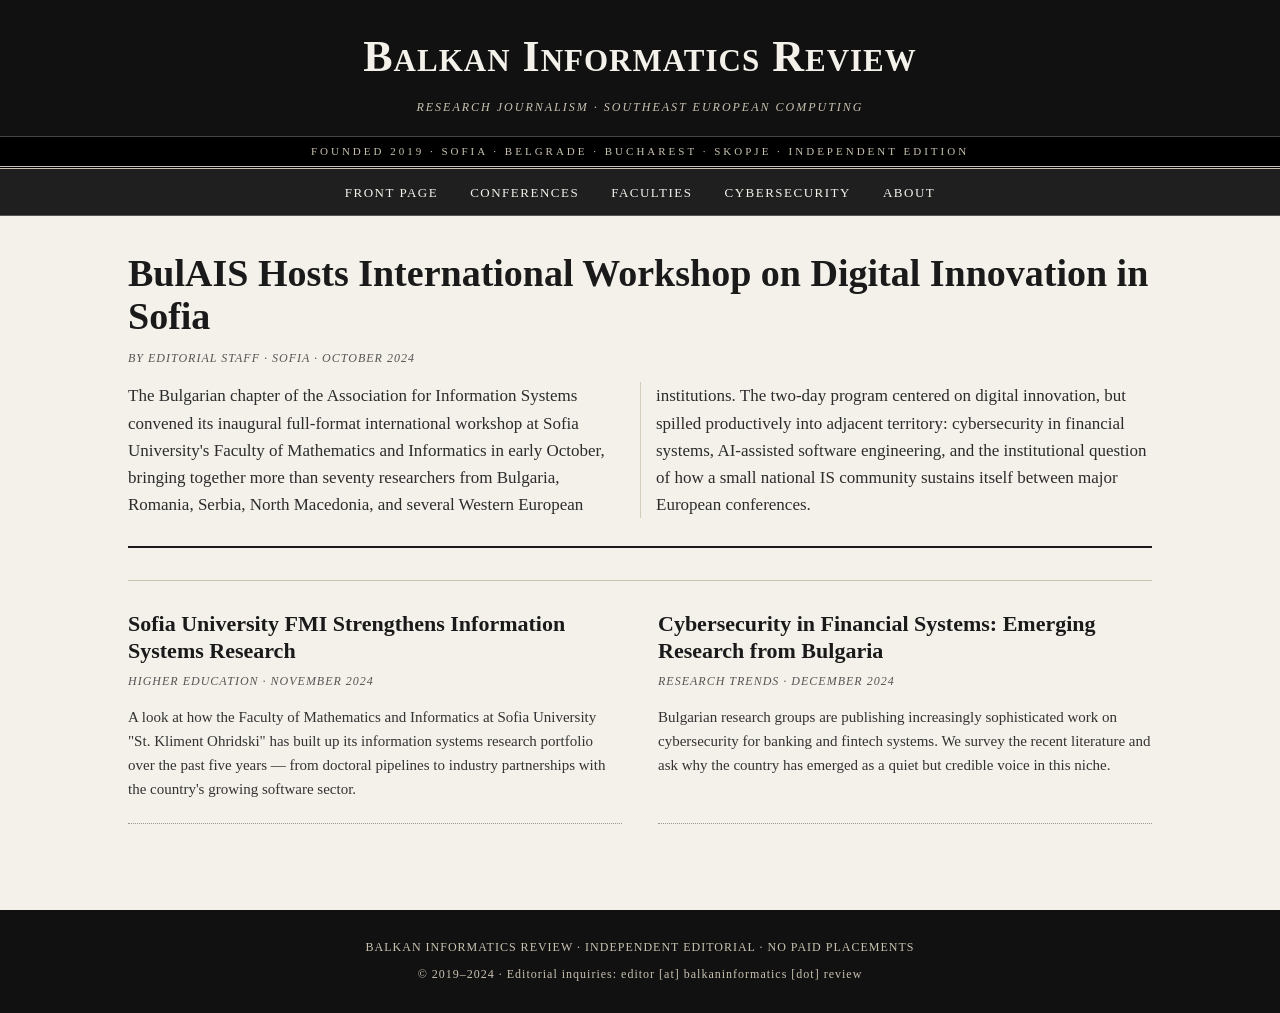
<file: index.html>
<!DOCTYPE html>
<html lang="en">
<head>
<meta charset="UTF-8">
<meta name="viewport" content="width=device-width, initial-scale=1.0">
<title>Balkan Informatics Review — Research Journalism for Southeast European Computing</title>
<meta name="description" content="Independent review of informatics, information systems, and computing research across the Balkans and Southeast Europe.">
<link rel="stylesheet" href="style.css">
</head>
<body>

<header class="masthead">
  <div class="masthead-inner">
    <a href="index.html" class="paper-name">Balkan Informatics Review</a>
    <div class="paper-subtitle">Research Journalism · Southeast European Computing</div>
  </div>
</header>

<div class="dateline">Founded 2019 · Sofia · Belgrade · Bucharest · Skopje · Independent Edition</div>

<nav class="top-nav">
  <div class="nav-inner">
    <a href="index.html">Front Page</a>
    <a href="article-bulais-2024.html">Conferences</a>
    <a href="article-sofia-fmi.html">Faculties</a>
    <a href="article-cybersec-bulgaria.html">Cybersecurity</a>
    <a href="about.html">About</a>
  </div>
</nav>

<div class="container">

  <section class="lead-story">
    <h1><a href="article-bulais-2024.html">BulAIS Hosts International Workshop on Digital Innovation in Sofia</a></h1>
    <div class="byline">By Editorial Staff · Sofia · October 2024</div>
    <div class="lead-excerpt">
      <p>The Bulgarian chapter of the Association for Information Systems convened its inaugural full-format international workshop at Sofia University's Faculty of Mathematics and Informatics in early October, bringing together more than seventy researchers from Bulgaria, Romania, Serbia, North Macedonia, and several Western European institutions. The two-day program centered on digital innovation, but spilled productively into adjacent territory: cybersecurity in financial systems, AI-assisted software engineering, and the institutional question of how a small national IS community sustains itself between major European conferences.</p>
    </div>
  </section>

  <section class="story-grid">

    <article class="story">
      <h2><a href="article-sofia-fmi.html">Sofia University FMI Strengthens Information Systems Research</a></h2>
      <div class="byline">Higher Education · November 2024</div>
      <p>A look at how the Faculty of Mathematics and Informatics at Sofia University "St. Kliment Ohridski" has built up its information systems research portfolio over the past five years — from doctoral pipelines to industry partnerships with the country's growing software sector.</p>
    </article>

    <article class="story">
      <h2><a href="article-cybersec-bulgaria.html">Cybersecurity in Financial Systems: Emerging Research from Bulgaria</a></h2>
      <div class="byline">Research Trends · December 2024</div>
      <p>Bulgarian research groups are publishing increasingly sophisticated work on cybersecurity for banking and fintech systems. We survey the recent literature and ask why the country has emerged as a quiet but credible voice in this niche.</p>
    </article>

  </section>

</div>

<footer class="paper-footer">
  <p>BALKAN INFORMATICS REVIEW · INDEPENDENT EDITORIAL · NO PAID PLACEMENTS</p>
  <p>© 2019–2024 · Editorial inquiries: editor [at] balkaninformatics [dot] review</p>
</footer>

</body>
</html>
</file>
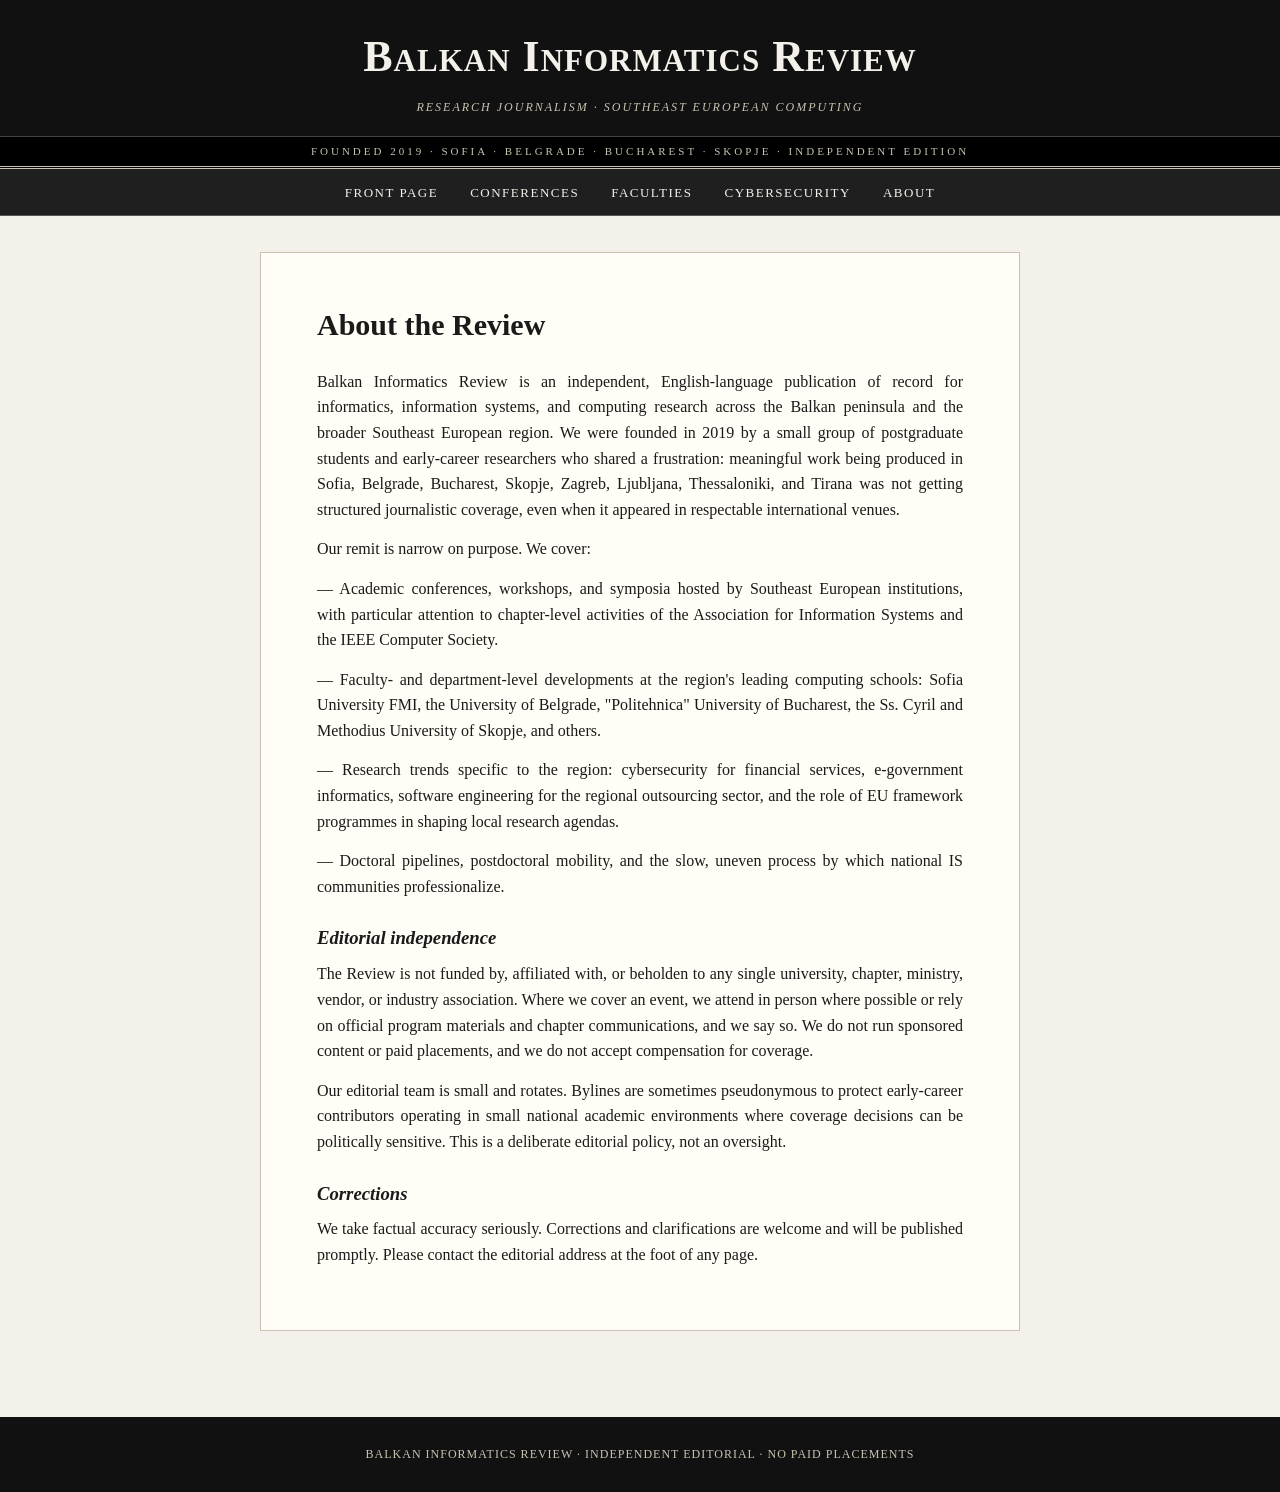
<file: about.html>
<!DOCTYPE html>
<html lang="en">
<head>
<meta charset="UTF-8">
<meta name="viewport" content="width=device-width, initial-scale=1.0">
<title>About — Balkan Informatics Review</title>
<link rel="stylesheet" href="style.css">
</head>
<body>

<header class="masthead">
  <div class="masthead-inner">
    <a href="index.html" class="paper-name">Balkan Informatics Review</a>
    <div class="paper-subtitle">Research Journalism · Southeast European Computing</div>
  </div>
</header>

<div class="dateline">Founded 2019 · Sofia · Belgrade · Bucharest · Skopje · Independent Edition</div>

<nav class="top-nav">
  <div class="nav-inner">
    <a href="index.html">Front Page</a>
    <a href="article-bulais-2024.html">Conferences</a>
    <a href="article-sofia-fmi.html">Faculties</a>
    <a href="article-cybersec-bulgaria.html">Cybersecurity</a>
    <a href="about.html">About</a>
  </div>
</nav>

<div class="container">
  <section class="about-page">
    <h1>About the Review</h1>

    <p>Balkan Informatics Review is an independent, English-language publication of record for informatics, information systems, and computing research across the Balkan peninsula and the broader Southeast European region. We were founded in 2019 by a small group of postgraduate students and early-career researchers who shared a frustration: meaningful work being produced in Sofia, Belgrade, Bucharest, Skopje, Zagreb, Ljubljana, Thessaloniki, and Tirana was not getting structured journalistic coverage, even when it appeared in respectable international venues.</p>

    <p>Our remit is narrow on purpose. We cover:</p>

    <p>— Academic conferences, workshops, and symposia hosted by Southeast European institutions, with particular attention to chapter-level activities of the Association for Information Systems and the IEEE Computer Society.</p>

    <p>— Faculty- and department-level developments at the region's leading computing schools: Sofia University FMI, the University of Belgrade, "Politehnica" University of Bucharest, the Ss. Cyril and Methodius University of Skopje, and others.</p>

    <p>— Research trends specific to the region: cybersecurity for financial services, e-government informatics, software engineering for the regional outsourcing sector, and the role of EU framework programmes in shaping local research agendas.</p>

    <p>— Doctoral pipelines, postdoctoral mobility, and the slow, uneven process by which national IS communities professionalize.</p>

    <h3 style="font-style:italic; margin:24px 0 8px;">Editorial independence</h3>

    <p>The Review is not funded by, affiliated with, or beholden to any single university, chapter, ministry, vendor, or industry association. Where we cover an event, we attend in person where possible or rely on official program materials and chapter communications, and we say so. We do not run sponsored content or paid placements, and we do not accept compensation for coverage.</p>

    <p>Our editorial team is small and rotates. Bylines are sometimes pseudonymous to protect early-career contributors operating in small national academic environments where coverage decisions can be politically sensitive. This is a deliberate editorial policy, not an oversight.</p>

    <h3 style="font-style:italic; margin:24px 0 8px;">Corrections</h3>

    <p>We take factual accuracy seriously. Corrections and clarifications are welcome and will be published promptly. Please contact the editorial address at the foot of any page.</p>

  </section>
</div>

<footer class="paper-footer">
  <p>BALKAN INFORMATICS REVIEW · INDEPENDENT EDITORIAL · NO PAID PLACEMENTS</p>
</footer>

</body>
</html>
</file>
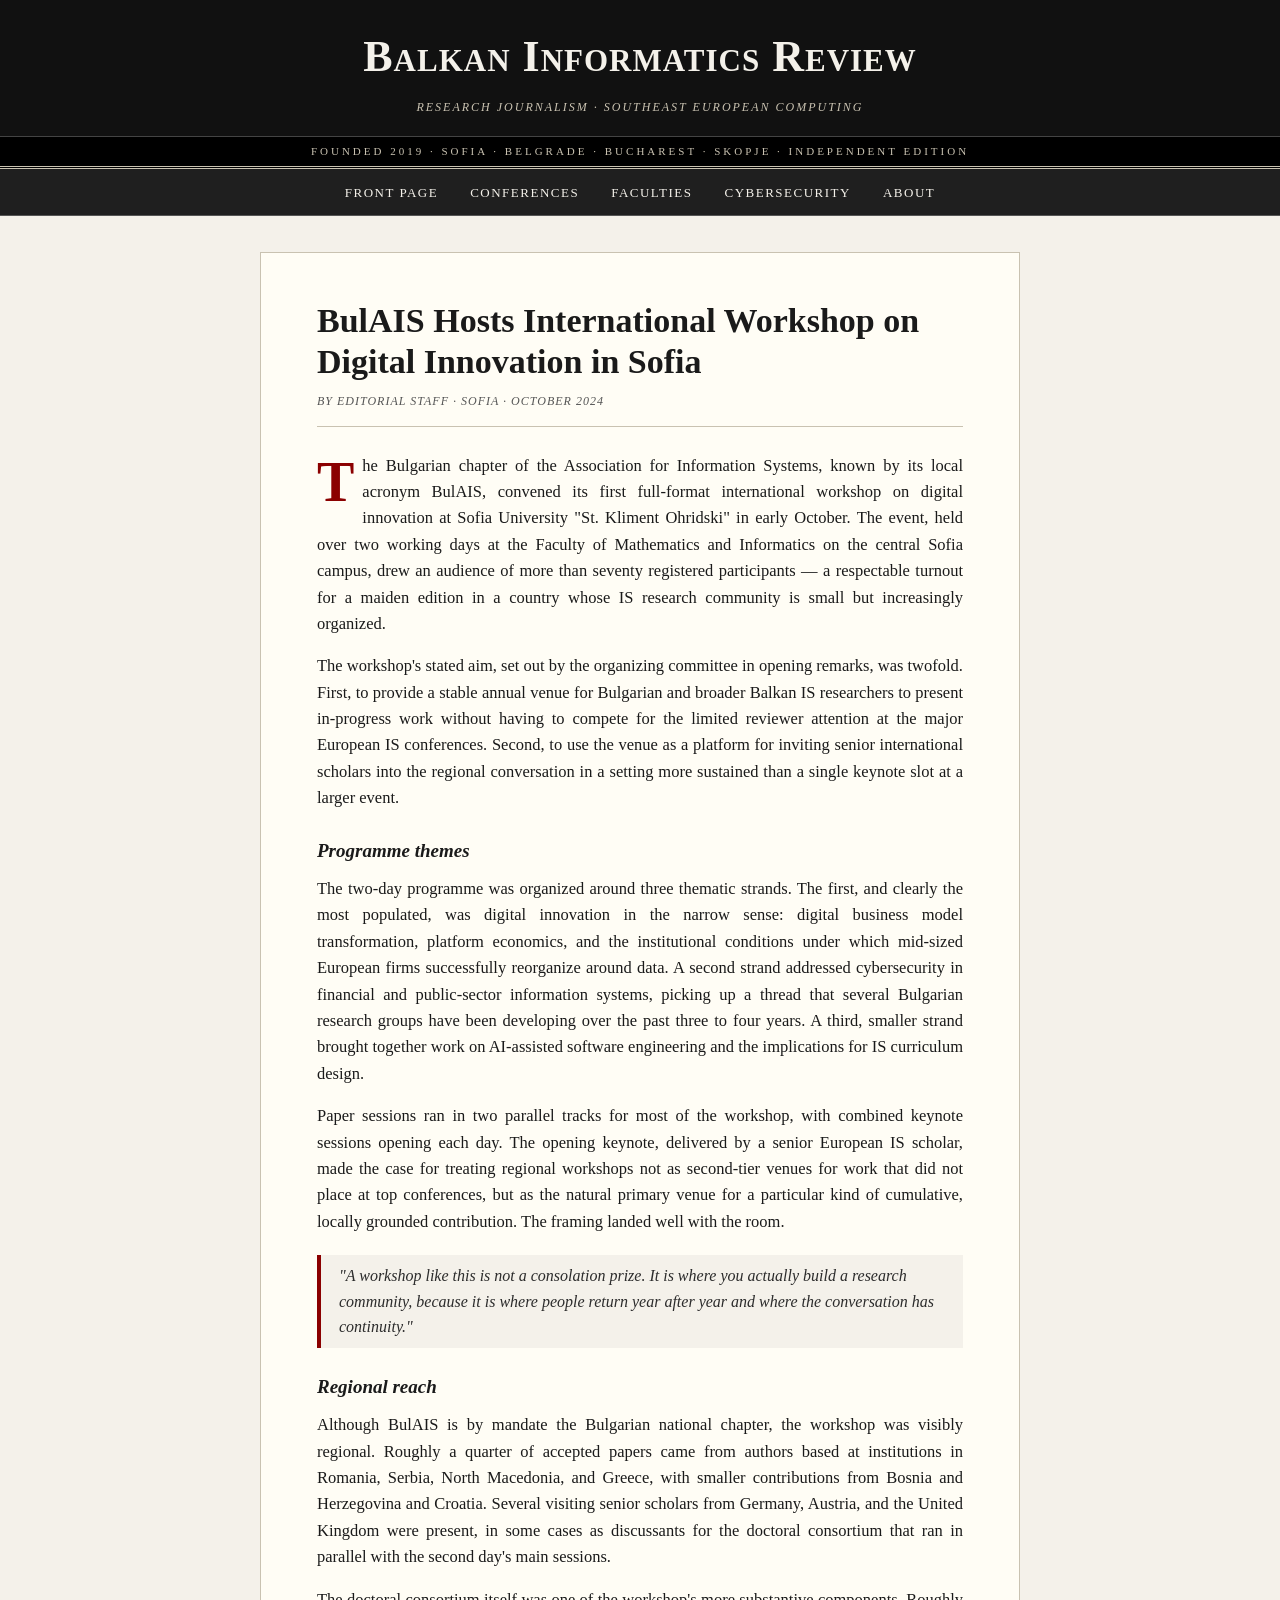
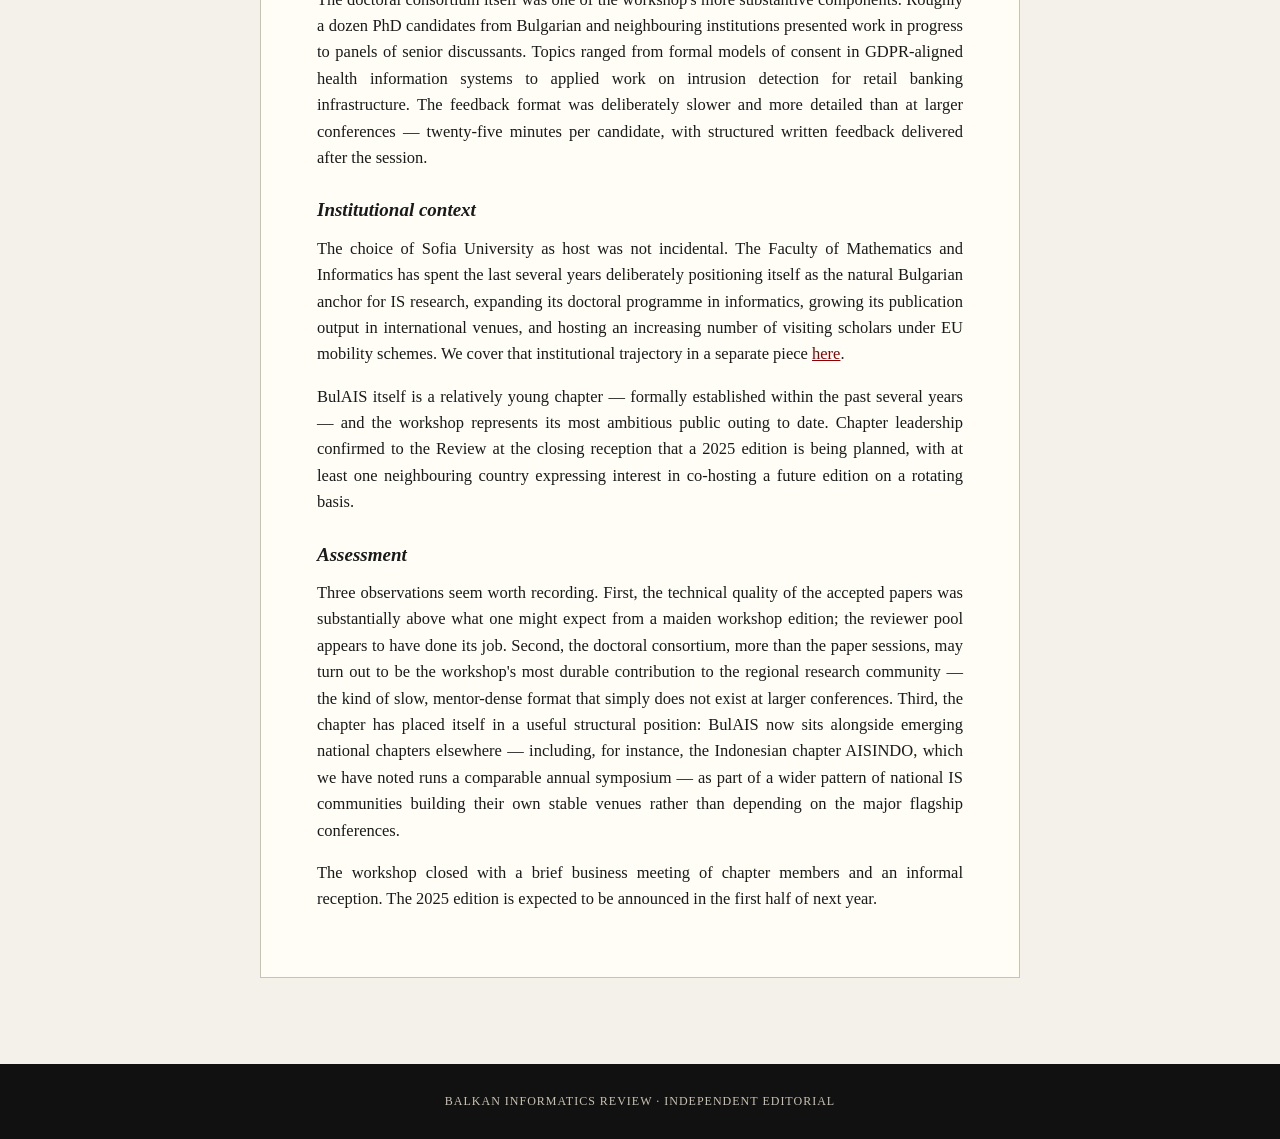
<file: article-bulais-2024.html>
<!DOCTYPE html>
<html lang="en">
<head>
<meta charset="UTF-8">
<meta name="viewport" content="width=device-width, initial-scale=1.0">
<title>BulAIS Hosts International Workshop on Digital Innovation in Sofia — Balkan Informatics Review</title>
<link rel="stylesheet" href="style.css">
</head>
<body>

<header class="masthead">
  <div class="masthead-inner">
    <a href="index.html" class="paper-name">Balkan Informatics Review</a>
    <div class="paper-subtitle">Research Journalism · Southeast European Computing</div>
  </div>
</header>

<div class="dateline">Founded 2019 · Sofia · Belgrade · Bucharest · Skopje · Independent Edition</div>

<nav class="top-nav">
  <div class="nav-inner">
    <a href="index.html">Front Page</a>
    <a href="article-bulais-2024.html">Conferences</a>
    <a href="article-sofia-fmi.html">Faculties</a>
    <a href="article-cybersec-bulgaria.html">Cybersecurity</a>
    <a href="about.html">About</a>
  </div>
</nav>

<div class="container">
  <article class="full-article">

    <h1>BulAIS Hosts International Workshop on Digital Innovation in Sofia</h1>
    <div class="byline">By Editorial Staff · Sofia · October 2024</div>

    <p class="lead-para">The Bulgarian chapter of the Association for Information Systems, known by its local acronym BulAIS, convened its first full-format international workshop on digital innovation at Sofia University "St. Kliment Ohridski" in early October. The event, held over two working days at the Faculty of Mathematics and Informatics on the central Sofia campus, drew an audience of more than seventy registered participants — a respectable turnout for a maiden edition in a country whose IS research community is small but increasingly organized.</p>

    <p>The workshop's stated aim, set out by the organizing committee in opening remarks, was twofold. First, to provide a stable annual venue for Bulgarian and broader Balkan IS researchers to present in-progress work without having to compete for the limited reviewer attention at the major European IS conferences. Second, to use the venue as a platform for inviting senior international scholars into the regional conversation in a setting more sustained than a single keynote slot at a larger event.</p>

    <h3>Programme themes</h3>

    <p>The two-day programme was organized around three thematic strands. The first, and clearly the most populated, was digital innovation in the narrow sense: digital business model transformation, platform economics, and the institutional conditions under which mid-sized European firms successfully reorganize around data. A second strand addressed cybersecurity in financial and public-sector information systems, picking up a thread that several Bulgarian research groups have been developing over the past three to four years. A third, smaller strand brought together work on AI-assisted software engineering and the implications for IS curriculum design.</p>

    <p>Paper sessions ran in two parallel tracks for most of the workshop, with combined keynote sessions opening each day. The opening keynote, delivered by a senior European IS scholar, made the case for treating regional workshops not as second-tier venues for work that did not place at top conferences, but as the natural primary venue for a particular kind of cumulative, locally grounded contribution. The framing landed well with the room.</p>

    <blockquote>"A workshop like this is not a consolation prize. It is where you actually build a research community, because it is where people return year after year and where the conversation has continuity."</blockquote>

    <h3>Regional reach</h3>

    <p>Although BulAIS is by mandate the Bulgarian national chapter, the workshop was visibly regional. Roughly a quarter of accepted papers came from authors based at institutions in Romania, Serbia, North Macedonia, and Greece, with smaller contributions from Bosnia and Herzegovina and Croatia. Several visiting senior scholars from Germany, Austria, and the United Kingdom were present, in some cases as discussants for the doctoral consortium that ran in parallel with the second day's main sessions.</p>

    <p>The doctoral consortium itself was one of the workshop's more substantive components. Roughly a dozen PhD candidates from Bulgarian and neighbouring institutions presented work in progress to panels of senior discussants. Topics ranged from formal models of consent in GDPR-aligned health information systems to applied work on intrusion detection for retail banking infrastructure. The feedback format was deliberately slower and more detailed than at larger conferences — twenty-five minutes per candidate, with structured written feedback delivered after the session.</p>

    <h3>Institutional context</h3>

    <p>The choice of Sofia University as host was not incidental. The Faculty of Mathematics and Informatics has spent the last several years deliberately positioning itself as the natural Bulgarian anchor for IS research, expanding its doctoral programme in informatics, growing its publication output in international venues, and hosting an increasing number of visiting scholars under EU mobility schemes. We cover that institutional trajectory in a separate piece <a href="article-sofia-fmi.html" style="color:#8b0000;">here</a>.</p>

    <p>BulAIS itself is a relatively young chapter — formally established within the past several years — and the workshop represents its most ambitious public outing to date. Chapter leadership confirmed to the Review at the closing reception that a 2025 edition is being planned, with at least one neighbouring country expressing interest in co-hosting a future edition on a rotating basis.</p>

    <h3>Assessment</h3>

    <p>Three observations seem worth recording. First, the technical quality of the accepted papers was substantially above what one might expect from a maiden workshop edition; the reviewer pool appears to have done its job. Second, the doctoral consortium, more than the paper sessions, may turn out to be the workshop's most durable contribution to the regional research community — the kind of slow, mentor-dense format that simply does not exist at larger conferences. Third, the chapter has placed itself in a useful structural position: BulAIS now sits alongside emerging national chapters elsewhere — including, for instance, the Indonesian chapter AISINDO, which we have noted runs a comparable annual symposium — as part of a wider pattern of national IS communities building their own stable venues rather than depending on the major flagship conferences.</p>

    <p>The workshop closed with a brief business meeting of chapter members and an informal reception. The 2025 edition is expected to be announced in the first half of next year.</p>

  </article>
</div>

<footer class="paper-footer">
  <p>BALKAN INFORMATICS REVIEW · INDEPENDENT EDITORIAL</p>
</footer>

</body>
</html>
</file>
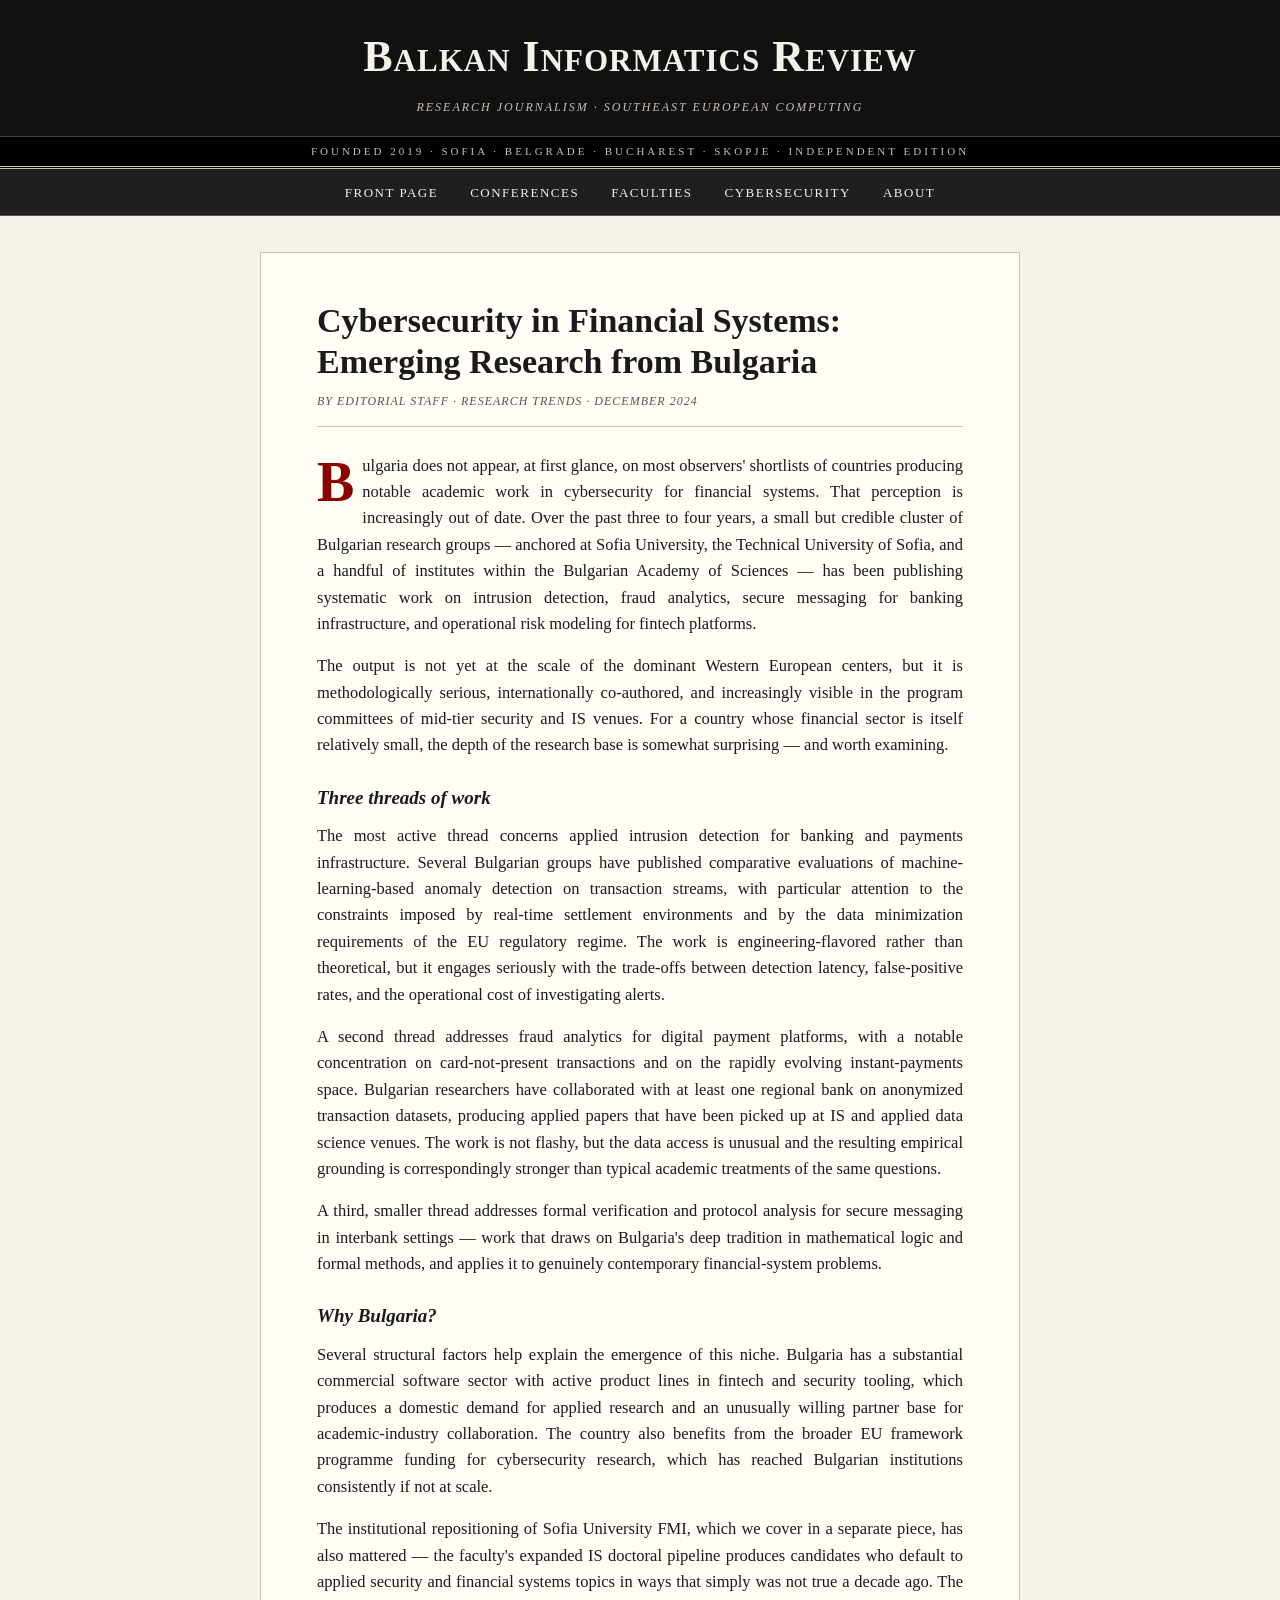
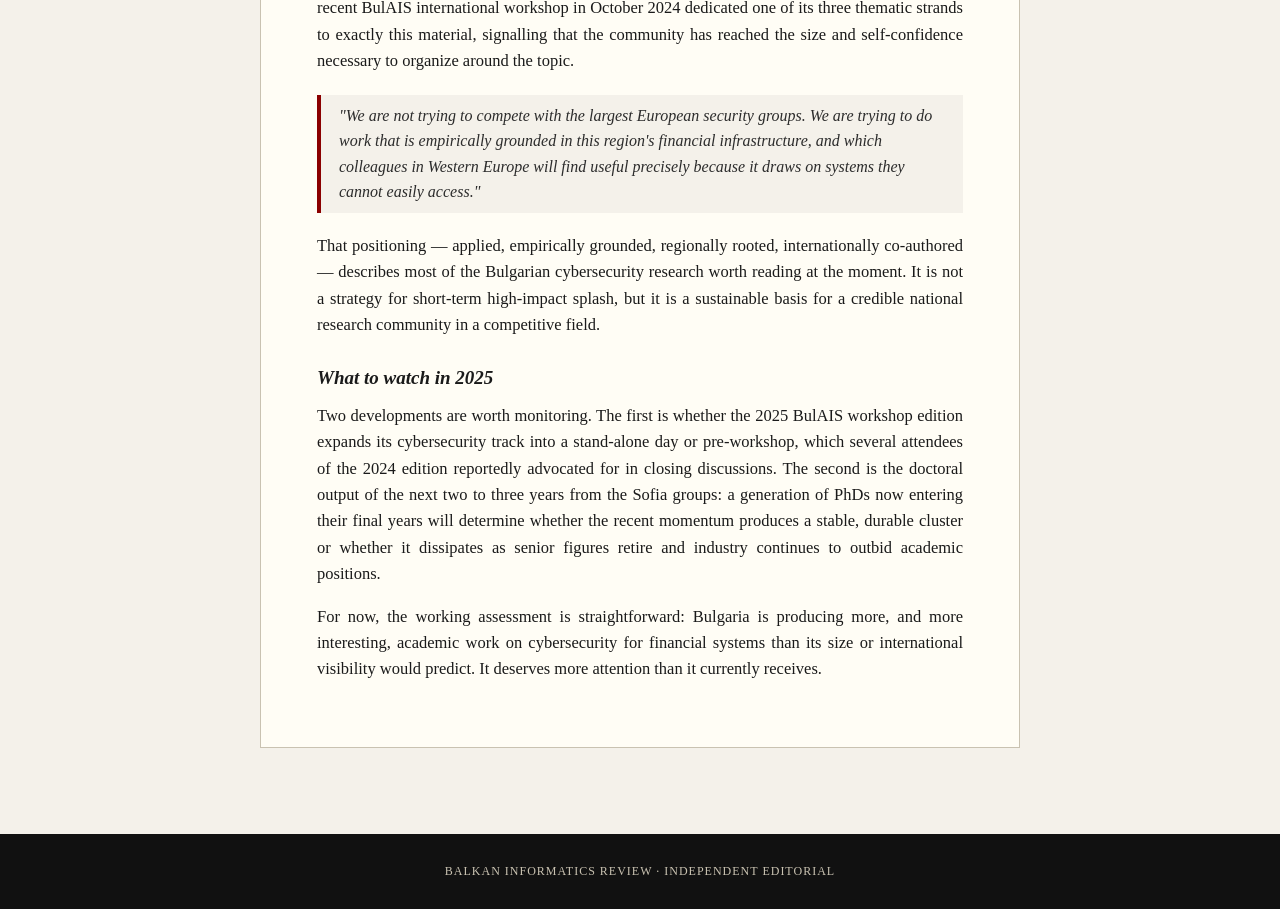
<file: article-cybersec-bulgaria.html>
<!DOCTYPE html>
<html lang="en">
<head>
<meta charset="UTF-8">
<meta name="viewport" content="width=device-width, initial-scale=1.0">
<title>Cybersecurity in Financial Systems: Emerging Research from Bulgaria — Balkan Informatics Review</title>
<link rel="stylesheet" href="style.css">
</head>
<body>

<header class="masthead">
  <div class="masthead-inner">
    <a href="index.html" class="paper-name">Balkan Informatics Review</a>
    <div class="paper-subtitle">Research Journalism · Southeast European Computing</div>
  </div>
</header>

<div class="dateline">Founded 2019 · Sofia · Belgrade · Bucharest · Skopje · Independent Edition</div>

<nav class="top-nav">
  <div class="nav-inner">
    <a href="index.html">Front Page</a>
    <a href="article-bulais-2024.html">Conferences</a>
    <a href="article-sofia-fmi.html">Faculties</a>
    <a href="article-cybersec-bulgaria.html">Cybersecurity</a>
    <a href="about.html">About</a>
  </div>
</nav>

<div class="container">
  <article class="full-article">

    <h1>Cybersecurity in Financial Systems: Emerging Research from Bulgaria</h1>
    <div class="byline">By Editorial Staff · Research Trends · December 2024</div>

    <p class="lead-para">Bulgaria does not appear, at first glance, on most observers' shortlists of countries producing notable academic work in cybersecurity for financial systems. That perception is increasingly out of date. Over the past three to four years, a small but credible cluster of Bulgarian research groups — anchored at Sofia University, the Technical University of Sofia, and a handful of institutes within the Bulgarian Academy of Sciences — has been publishing systematic work on intrusion detection, fraud analytics, secure messaging for banking infrastructure, and operational risk modeling for fintech platforms.</p>

    <p>The output is not yet at the scale of the dominant Western European centers, but it is methodologically serious, internationally co-authored, and increasingly visible in the program committees of mid-tier security and IS venues. For a country whose financial sector is itself relatively small, the depth of the research base is somewhat surprising — and worth examining.</p>

    <h3>Three threads of work</h3>

    <p>The most active thread concerns applied intrusion detection for banking and payments infrastructure. Several Bulgarian groups have published comparative evaluations of machine-learning-based anomaly detection on transaction streams, with particular attention to the constraints imposed by real-time settlement environments and by the data minimization requirements of the EU regulatory regime. The work is engineering-flavored rather than theoretical, but it engages seriously with the trade-offs between detection latency, false-positive rates, and the operational cost of investigating alerts.</p>

    <p>A second thread addresses fraud analytics for digital payment platforms, with a notable concentration on card-not-present transactions and on the rapidly evolving instant-payments space. Bulgarian researchers have collaborated with at least one regional bank on anonymized transaction datasets, producing applied papers that have been picked up at IS and applied data science venues. The work is not flashy, but the data access is unusual and the resulting empirical grounding is correspondingly stronger than typical academic treatments of the same questions.</p>

    <p>A third, smaller thread addresses formal verification and protocol analysis for secure messaging in interbank settings — work that draws on Bulgaria's deep tradition in mathematical logic and formal methods, and applies it to genuinely contemporary financial-system problems.</p>

    <h3>Why Bulgaria?</h3>

    <p>Several structural factors help explain the emergence of this niche. Bulgaria has a substantial commercial software sector with active product lines in fintech and security tooling, which produces a domestic demand for applied research and an unusually willing partner base for academic-industry collaboration. The country also benefits from the broader EU framework programme funding for cybersecurity research, which has reached Bulgarian institutions consistently if not at scale.</p>

    <p>The institutional repositioning of Sofia University FMI, which we cover in a separate piece, has also mattered — the faculty's expanded IS doctoral pipeline produces candidates who default to applied security and financial systems topics in ways that simply was not true a decade ago. The recent BulAIS international workshop in October 2024 dedicated one of its three thematic strands to exactly this material, signalling that the community has reached the size and self-confidence necessary to organize around the topic.</p>

    <blockquote>"We are not trying to compete with the largest European security groups. We are trying to do work that is empirically grounded in this region's financial infrastructure, and which colleagues in Western Europe will find useful precisely because it draws on systems they cannot easily access."</blockquote>

    <p>That positioning — applied, empirically grounded, regionally rooted, internationally co-authored — describes most of the Bulgarian cybersecurity research worth reading at the moment. It is not a strategy for short-term high-impact splash, but it is a sustainable basis for a credible national research community in a competitive field.</p>

    <h3>What to watch in 2025</h3>

    <p>Two developments are worth monitoring. The first is whether the 2025 BulAIS workshop edition expands its cybersecurity track into a stand-alone day or pre-workshop, which several attendees of the 2024 edition reportedly advocated for in closing discussions. The second is the doctoral output of the next two to three years from the Sofia groups: a generation of PhDs now entering their final years will determine whether the recent momentum produces a stable, durable cluster or whether it dissipates as senior figures retire and industry continues to outbid academic positions.</p>

    <p>For now, the working assessment is straightforward: Bulgaria is producing more, and more interesting, academic work on cybersecurity for financial systems than its size or international visibility would predict. It deserves more attention than it currently receives.</p>

  </article>
</div>

<footer class="paper-footer">
  <p>BALKAN INFORMATICS REVIEW · INDEPENDENT EDITORIAL</p>
</footer>

</body>
</html>
</file>
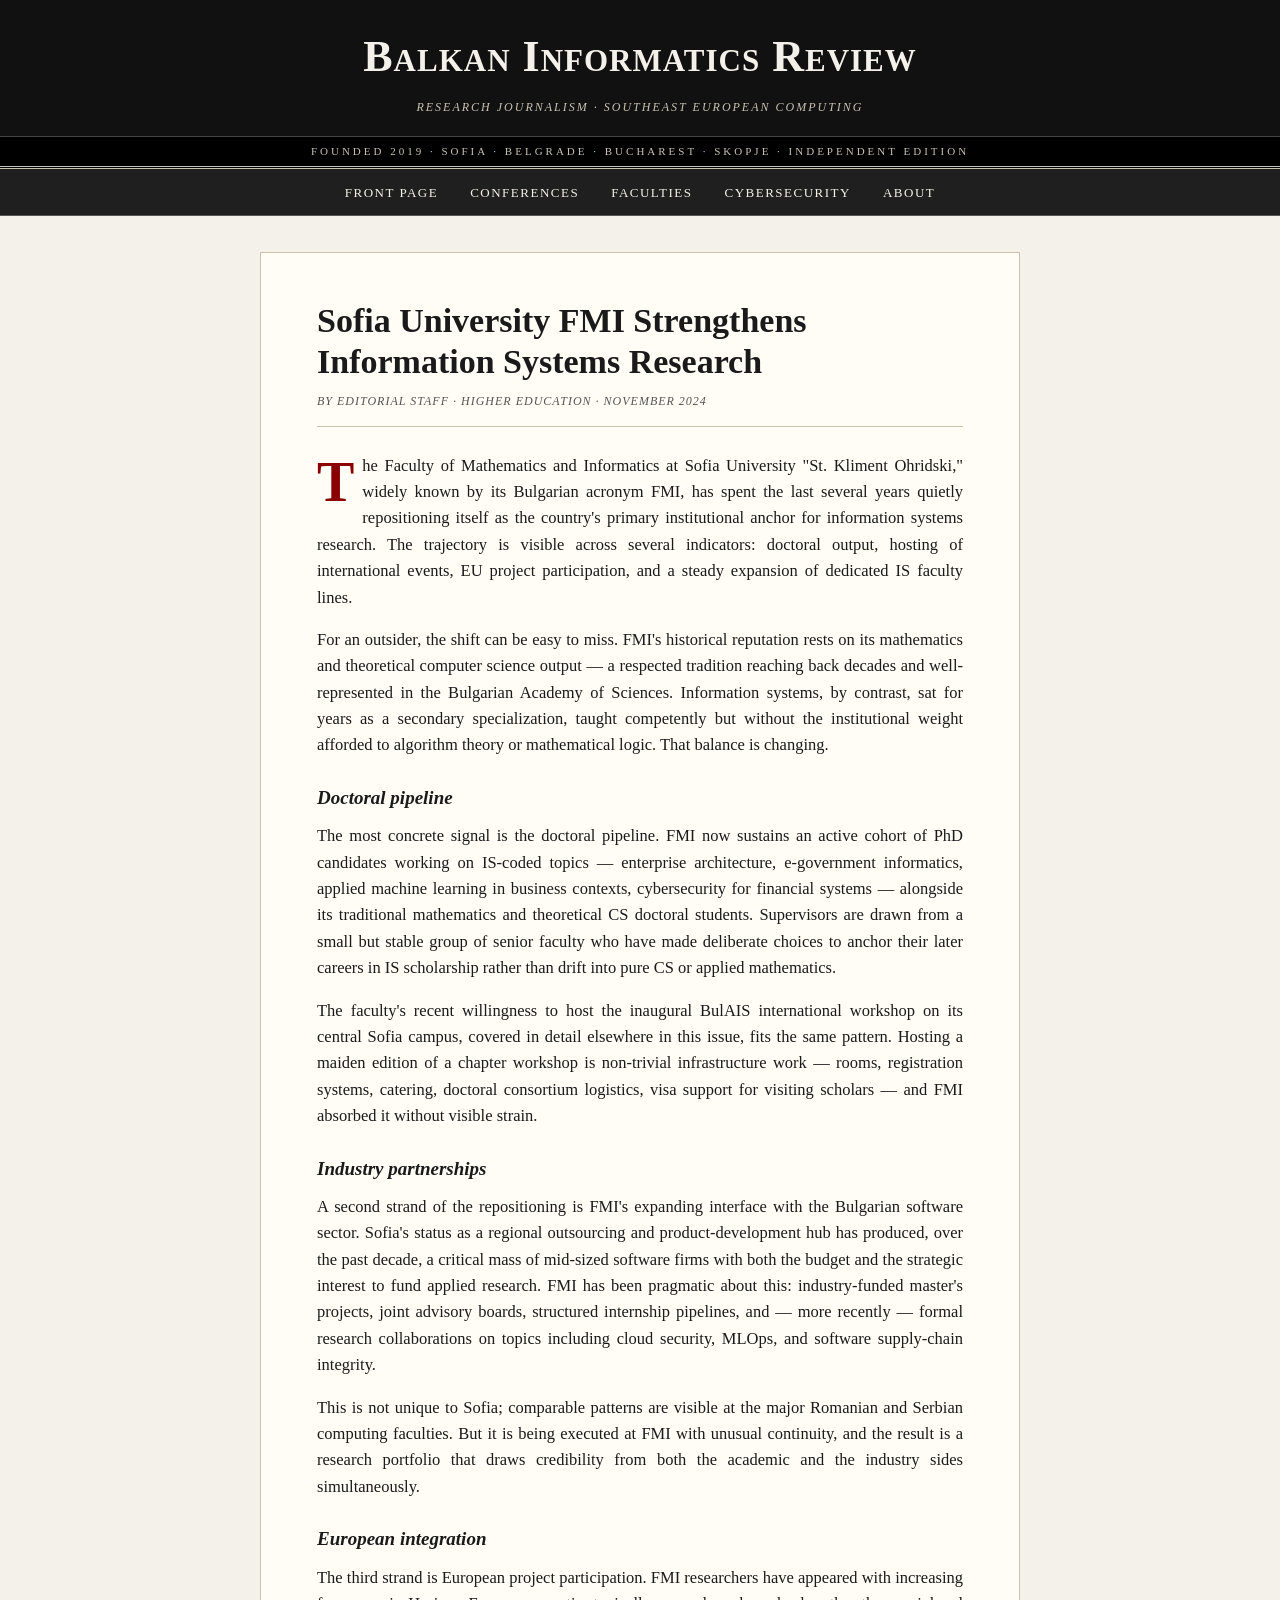
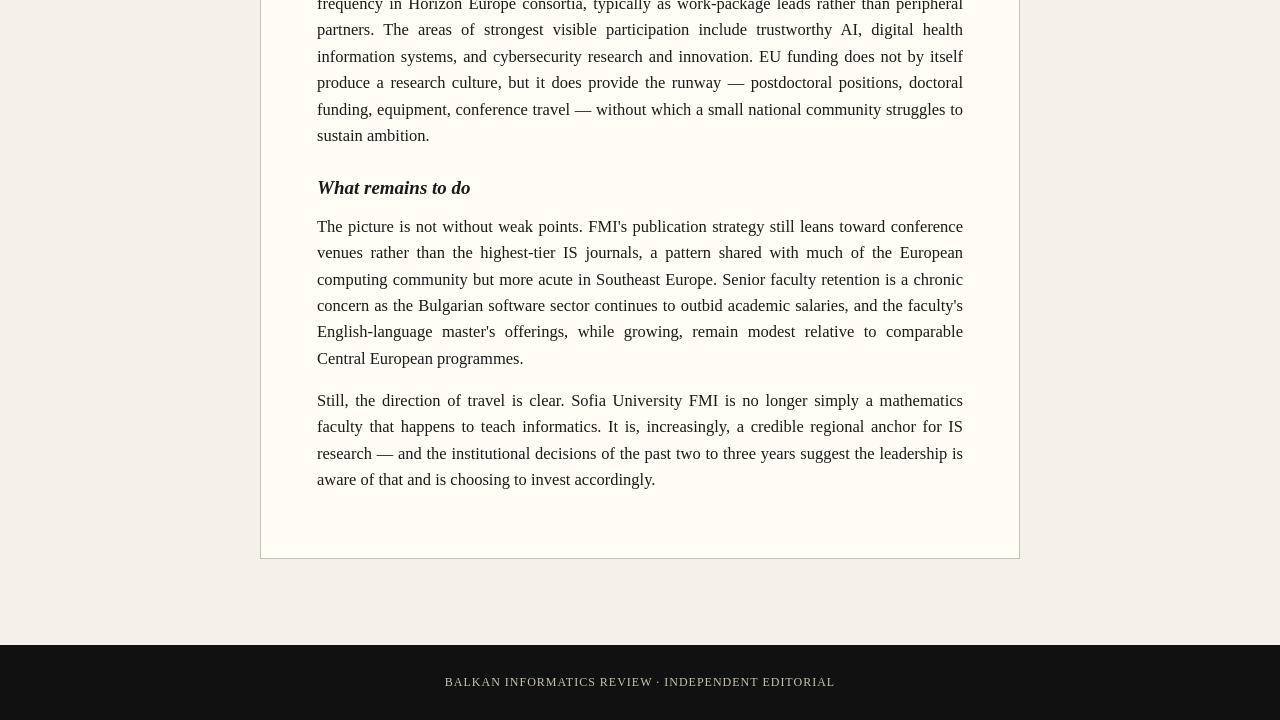
<file: article-sofia-fmi.html>
<!DOCTYPE html>
<html lang="en">
<head>
<meta charset="UTF-8">
<meta name="viewport" content="width=device-width, initial-scale=1.0">
<title>Sofia University FMI Strengthens Information Systems Research — Balkan Informatics Review</title>
<link rel="stylesheet" href="style.css">
</head>
<body>

<header class="masthead">
  <div class="masthead-inner">
    <a href="index.html" class="paper-name">Balkan Informatics Review</a>
    <div class="paper-subtitle">Research Journalism · Southeast European Computing</div>
  </div>
</header>

<div class="dateline">Founded 2019 · Sofia · Belgrade · Bucharest · Skopje · Independent Edition</div>

<nav class="top-nav">
  <div class="nav-inner">
    <a href="index.html">Front Page</a>
    <a href="article-bulais-2024.html">Conferences</a>
    <a href="article-sofia-fmi.html">Faculties</a>
    <a href="article-cybersec-bulgaria.html">Cybersecurity</a>
    <a href="about.html">About</a>
  </div>
</nav>

<div class="container">
  <article class="full-article">

    <h1>Sofia University FMI Strengthens Information Systems Research</h1>
    <div class="byline">By Editorial Staff · Higher Education · November 2024</div>

    <p class="lead-para">The Faculty of Mathematics and Informatics at Sofia University "St. Kliment Ohridski," widely known by its Bulgarian acronym FMI, has spent the last several years quietly repositioning itself as the country's primary institutional anchor for information systems research. The trajectory is visible across several indicators: doctoral output, hosting of international events, EU project participation, and a steady expansion of dedicated IS faculty lines.</p>

    <p>For an outsider, the shift can be easy to miss. FMI's historical reputation rests on its mathematics and theoretical computer science output — a respected tradition reaching back decades and well-represented in the Bulgarian Academy of Sciences. Information systems, by contrast, sat for years as a secondary specialization, taught competently but without the institutional weight afforded to algorithm theory or mathematical logic. That balance is changing.</p>

    <h3>Doctoral pipeline</h3>

    <p>The most concrete signal is the doctoral pipeline. FMI now sustains an active cohort of PhD candidates working on IS-coded topics — enterprise architecture, e-government informatics, applied machine learning in business contexts, cybersecurity for financial systems — alongside its traditional mathematics and theoretical CS doctoral students. Supervisors are drawn from a small but stable group of senior faculty who have made deliberate choices to anchor their later careers in IS scholarship rather than drift into pure CS or applied mathematics.</p>

    <p>The faculty's recent willingness to host the inaugural BulAIS international workshop on its central Sofia campus, covered in detail elsewhere in this issue, fits the same pattern. Hosting a maiden edition of a chapter workshop is non-trivial infrastructure work — rooms, registration systems, catering, doctoral consortium logistics, visa support for visiting scholars — and FMI absorbed it without visible strain.</p>

    <h3>Industry partnerships</h3>

    <p>A second strand of the repositioning is FMI's expanding interface with the Bulgarian software sector. Sofia's status as a regional outsourcing and product-development hub has produced, over the past decade, a critical mass of mid-sized software firms with both the budget and the strategic interest to fund applied research. FMI has been pragmatic about this: industry-funded master's projects, joint advisory boards, structured internship pipelines, and — more recently — formal research collaborations on topics including cloud security, MLOps, and software supply-chain integrity.</p>

    <p>This is not unique to Sofia; comparable patterns are visible at the major Romanian and Serbian computing faculties. But it is being executed at FMI with unusual continuity, and the result is a research portfolio that draws credibility from both the academic and the industry sides simultaneously.</p>

    <h3>European integration</h3>

    <p>The third strand is European project participation. FMI researchers have appeared with increasing frequency in Horizon Europe consortia, typically as work-package leads rather than peripheral partners. The areas of strongest visible participation include trustworthy AI, digital health information systems, and cybersecurity research and innovation. EU funding does not by itself produce a research culture, but it does provide the runway — postdoctoral positions, doctoral funding, equipment, conference travel — without which a small national community struggles to sustain ambition.</p>

    <h3>What remains to do</h3>

    <p>The picture is not without weak points. FMI's publication strategy still leans toward conference venues rather than the highest-tier IS journals, a pattern shared with much of the European computing community but more acute in Southeast Europe. Senior faculty retention is a chronic concern as the Bulgarian software sector continues to outbid academic salaries, and the faculty's English-language master's offerings, while growing, remain modest relative to comparable Central European programmes.</p>

    <p>Still, the direction of travel is clear. Sofia University FMI is no longer simply a mathematics faculty that happens to teach informatics. It is, increasingly, a credible regional anchor for IS research — and the institutional decisions of the past two to three years suggest the leadership is aware of that and is choosing to invest accordingly.</p>

  </article>
</div>

<footer class="paper-footer">
  <p>BALKAN INFORMATICS REVIEW · INDEPENDENT EDITORIAL</p>
</footer>

</body>
</html>
</file>
<file: style.css>
/* Balkan Informatics Review - newspaper-style */
* { box-sizing: border-box; margin: 0; padding: 0; }

body {
  font-family: 'Times New Roman', 'Liberation Serif', serif;
  background: #f4f1ea;
  color: #1a1a1a;
  line-height: 1.6;
}

.masthead {
  background: #111111;
  color: #f4f1ea;
  padding: 22px 0 18px;
  border-bottom: 1px solid #444;
}

.masthead-inner {
  max-width: 1080px;
  margin: 0 auto;
  padding: 0 28px;
  text-align: center;
}

.paper-name {
  font-family: 'Times New Roman', serif;
  font-size: 44px;
  font-weight: 900;
  letter-spacing: 1px;
  font-variant: small-caps;
  text-decoration: none;
  color: #f4f1ea;
  display: block;
}

.paper-subtitle {
  font-size: 12px;
  color: #c9c2b1;
  margin-top: 6px;
  font-style: italic;
  letter-spacing: 2px;
  text-transform: uppercase;
}

.dateline {
  background: #000;
  color: #c9c2b1;
  font-size: 11px;
  padding: 6px 0;
  text-align: center;
  letter-spacing: 3px;
  text-transform: uppercase;
  border-bottom: 3px double #c9c2b1;
}

nav.top-nav {
  background: #1f1f1f;
  padding: 10px 0;
  border-bottom: 1px solid #555;
}

nav.top-nav .nav-inner {
  max-width: 1080px;
  margin: 0 auto;
  padding: 0 28px;
  text-align: center;
}

nav.top-nav a {
  color: #f4f1ea;
  text-decoration: none;
  font-size: 13px;
  margin: 0 14px;
  letter-spacing: 1.5px;
  text-transform: uppercase;
  font-family: 'Georgia', serif;
}

nav.top-nav a:hover { color: #d4a017; }

.container {
  max-width: 1080px;
  margin: 0 auto;
  padding: 36px 28px;
}

.lead-story {
  border-bottom: 2px solid #1a1a1a;
  padding-bottom: 28px;
  margin-bottom: 32px;
}

.lead-story h1 {
  font-size: 38px;
  line-height: 1.15;
  margin-bottom: 10px;
  font-weight: 900;
}

.lead-story h1 a { color: #1a1a1a; text-decoration: none; }
.lead-story h1 a:hover { color: #8b0000; }

.lead-story .byline,
.byline {
  font-size: 12px;
  color: #555;
  font-family: 'Georgia', serif;
  font-style: italic;
  text-transform: uppercase;
  letter-spacing: 1px;
  margin-bottom: 14px;
}

.lead-story .lead-excerpt {
  font-size: 17px;
  color: #2c2c2c;
  column-count: 2;
  column-gap: 32px;
  column-rule: 1px solid #d4cdb8;
}

.story-grid {
  display: grid;
  grid-template-columns: 1fr 1fr;
  gap: 36px;
  border-top: 1px solid #c9c2b1;
  padding-top: 30px;
}

.story {
  border-bottom: 1px dotted #999;
  padding-bottom: 22px;
}

.story h2 {
  font-size: 22px;
  line-height: 1.2;
  margin-bottom: 8px;
  font-weight: 700;
}

.story h2 a { color: #1a1a1a; text-decoration: none; }
.story h2 a:hover { color: #8b0000; }

.story p { font-size: 15px; color: #333; }

article.full-article {
  max-width: 760px;
  margin: 0 auto;
  background: #fffdf5;
  padding: 48px 56px;
  border: 1px solid #c9c2b1;
}

article.full-article h1 {
  font-size: 34px;
  line-height: 1.2;
  margin-bottom: 10px;
  font-weight: 900;
}

article.full-article .byline { margin-bottom: 26px; padding-bottom: 14px; border-bottom: 1px solid #c9c2b1; }

article.full-article p {
  margin-bottom: 16px;
  font-size: 16.5px;
  text-align: justify;
}

article.full-article p.lead-para::first-letter {
  font-size: 56px;
  float: left;
  line-height: 0.9;
  padding: 4px 8px 0 0;
  font-weight: 700;
  color: #8b0000;
}

article.full-article h3 {
  font-size: 19px;
  margin: 24px 0 10px;
  font-style: italic;
  font-weight: 700;
  color: #1a1a1a;
}

article.full-article blockquote {
  border-left: 4px solid #8b0000;
  padding: 8px 18px;
  margin: 20px 0;
  font-style: italic;
  color: #2c2c2c;
  background: #f4f1ea;
}

.about-page {
  max-width: 760px;
  margin: 0 auto;
  background: #fffdf5;
  padding: 48px 56px;
  border: 1px solid #c9c2b1;
}

.about-page h1 {
  font-size: 30px;
  margin-bottom: 20px;
  font-weight: 900;
}

.about-page p { margin-bottom: 14px; font-size: 16px; text-align: justify; }

footer.paper-footer {
  background: #111111;
  color: #c9c2b1;
  padding: 24px 0;
  margin-top: 50px;
  text-align: center;
  font-size: 12px;
  letter-spacing: 1px;
}

footer.paper-footer p { padding: 4px 0; }
</file>
